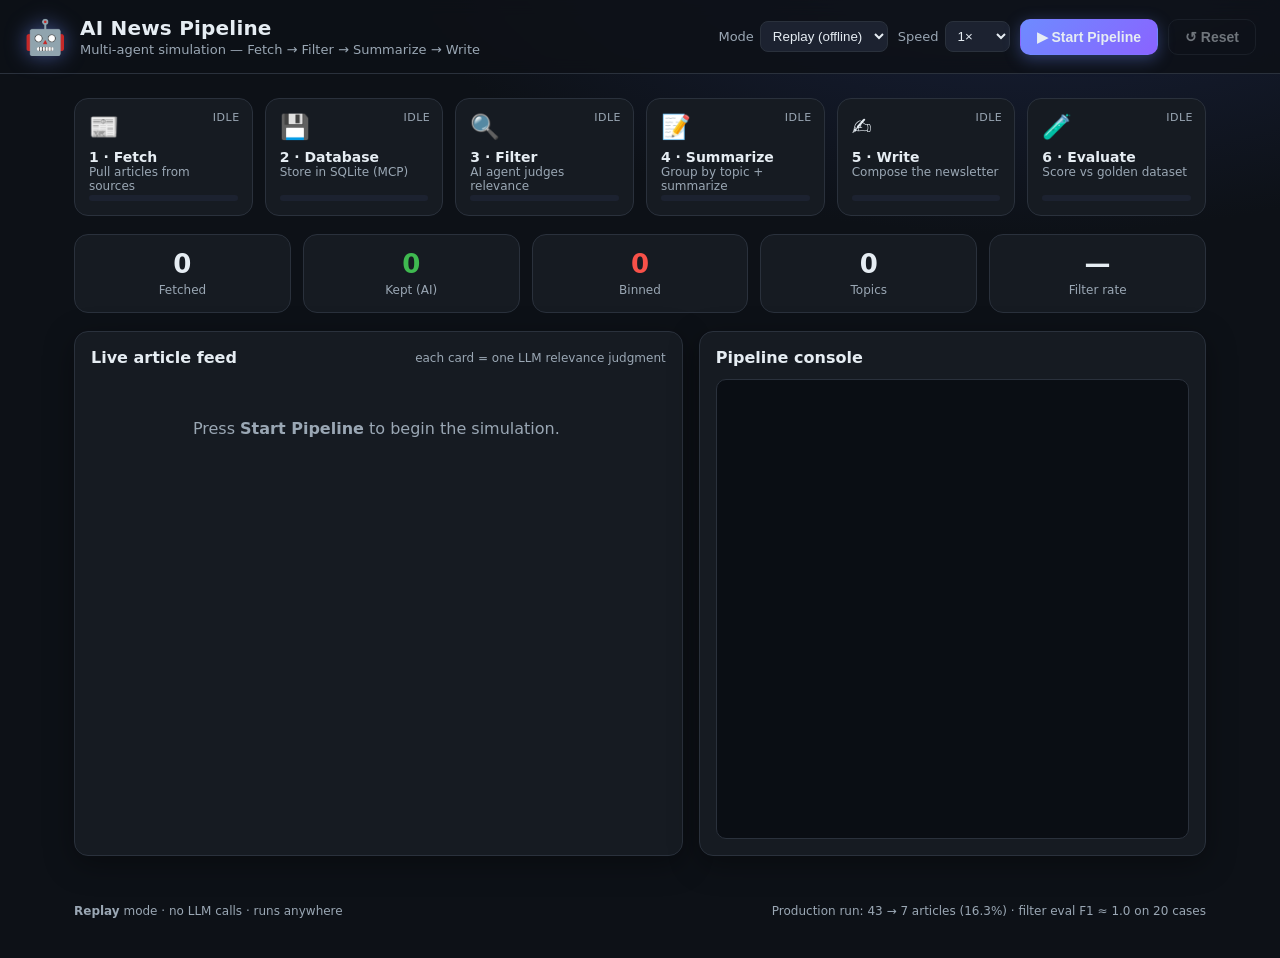
<file: index.html>
<!DOCTYPE html>
<html lang="en">
<head>
  <meta charset="UTF-8" />
  <meta name="viewport" content="width=device-width, initial-scale=1.0" />
  <title>AI News Pipeline — Live Simulation</title>
  <link rel="stylesheet" href="styles.css" />
</head>
<body>
  <header class="topbar">
    <div class="brand">
      <span class="logo">🤖</span>
      <div>
        <h1>AI News Pipeline</h1>
        <p class="sub">Multi-agent simulation &mdash; Fetch → Filter → Summarize → Write</p>
      </div>
    </div>
    <div class="topbar-actions">
      <label class="speed">
        Mode
        <select id="mode">
          <option value="replay" selected>Replay (offline)</option>
          <option value="live">Live (real LLM)</option>
        </select>
      </label>
      <label class="speed">
        Speed
        <select id="speed">
          <option value="1.5">0.5×</option>
          <option value="1" selected>1×</option>
          <option value="0.5">2×</option>
          <option value="0.2">5×</option>
        </select>
      </label>
      <button id="startBtn" class="btn btn-primary">▶ Start Pipeline</button>
      <button id="resetBtn" class="btn btn-ghost" disabled>↺ Reset</button>
    </div>
  </header>

  <main>
    <!-- Stage rail -->
    <section class="stages" id="stages">
      <div class="stage" data-stage="fetch">
        <div class="stage-icon">📰</div>
        <div class="stage-body">
          <h3>1 · Fetch</h3>
          <p class="stage-meta" id="meta-fetch">Pull articles from sources</p>
          <div class="bar"><span id="bar-fetch"></span></div>
        </div>
        <div class="stage-status" id="status-fetch">idle</div>
      </div>
      <div class="stage" data-stage="db">
        <div class="stage-icon">💾</div>
        <div class="stage-body">
          <h3>2 · Database</h3>
          <p class="stage-meta" id="meta-db">Store in SQLite (MCP)</p>
          <div class="bar"><span id="bar-db"></span></div>
        </div>
        <div class="stage-status" id="status-db">idle</div>
      </div>
      <div class="stage" data-stage="filter">
        <div class="stage-icon">🔍</div>
        <div class="stage-body">
          <h3>3 · Filter</h3>
          <p class="stage-meta" id="meta-filter">AI agent judges relevance</p>
          <div class="bar"><span id="bar-filter"></span></div>
        </div>
        <div class="stage-status" id="status-filter">idle</div>
      </div>
      <div class="stage" data-stage="summarize">
        <div class="stage-icon">📝</div>
        <div class="stage-body">
          <h3>4 · Summarize</h3>
          <p class="stage-meta" id="meta-summarize">Group by topic + summarize</p>
          <div class="bar"><span id="bar-summarize"></span></div>
        </div>
        <div class="stage-status" id="status-summarize">idle</div>
      </div>
      <div class="stage" data-stage="write">
        <div class="stage-icon">✍️</div>
        <div class="stage-body">
          <h3>5 · Write</h3>
          <p class="stage-meta" id="meta-write">Compose the newsletter</p>
          <div class="bar"><span id="bar-write"></span></div>
        </div>
        <div class="stage-status" id="status-write">idle</div>
      </div>
      <div class="stage" data-stage="evaluate">
        <div class="stage-icon">🧪</div>
        <div class="stage-body">
          <h3>6 · Evaluate</h3>
          <p class="stage-meta" id="meta-evaluate">Score vs golden dataset</p>
          <div class="bar"><span id="bar-evaluate"></span></div>
        </div>
        <div class="stage-status" id="status-evaluate">idle</div>
      </div>
    </section>

    <!-- KPI strip -->
    <section class="kpis">
      <div class="kpi"><span class="kpi-num" id="kpi-fetched">0</span><span class="kpi-lbl">Fetched</span></div>
      <div class="kpi"><span class="kpi-num kpi-good" id="kpi-kept">0</span><span class="kpi-lbl">Kept (AI)</span></div>
      <div class="kpi"><span class="kpi-num kpi-bad" id="kpi-binned">0</span><span class="kpi-lbl">Binned</span></div>
      <div class="kpi"><span class="kpi-num" id="kpi-topics">0</span><span class="kpi-lbl">Topics</span></div>
      <div class="kpi"><span class="kpi-num" id="kpi-rate">—</span><span class="kpi-lbl">Filter rate</span></div>
    </section>

    <div class="grid">
      <!-- Live article feed -->
      <section class="panel">
        <div class="panel-head">
          <h2>Live article feed</h2>
          <span class="hint">each card = one LLM relevance judgment</span>
        </div>
        <div id="feed" class="feed">
          <div class="empty">Press <b>Start Pipeline</b> to begin the simulation.</div>
        </div>
      </section>

      <!-- Console -->
      <section class="panel">
        <div class="panel-head"><h2>Pipeline console</h2></div>
        <pre id="console" class="console"></pre>
      </section>
    </div>

    <!-- Evaluation results -->
    <section class="panel eval-panel" id="evalPanel" hidden>
      <div class="panel-head">
        <h2>🧪 Filter Quality — Evaluation (Milestone 5)</h2>
        <span class="badge-replay" title="The demo does not call the LLM. Aggregate metrics and PASS/FAIL are from a real verified Gemini run; individual case scores 7–20 are illustrative.">⟳ Replay of verified run · metrics real · per-case scores illustrative</span>
      </div>

      <div class="metrics" id="metrics"></div>

      <div class="ba-row" id="baRow"></div>

      <h3 class="cases-title">Golden test cases <span id="caseCount" class="hint"></span></h3>
      <div class="cases" id="cases"></div>
    </section>

    <!-- Newsletter output -->
    <section class="panel newsletter-panel" id="newsletterPanel" hidden>
      <div class="panel-head">
        <h2>📄 Generated Newsletter</h2>
        <div class="news-actions">
          <button id="prevPage" class="btn btn-ghost">← Prev</button>
          <span id="pageInd" class="page-ind">Page 1 / 1</span>
          <button id="nextPage" class="btn btn-ghost">Next →</button>
          <span class="divider"></span>
          <button id="dlPdf" class="btn btn-primary">⬇ Download PDF</button>
          <button id="dlMd" class="btn btn-ghost">⬇ .md</button>
          <button id="dlHtml" class="btn btn-ghost">⬇ .html</button>
          <button id="printBtn" class="btn btn-ghost">🖨 Print</button>
        </div>
      </div>
      <div id="pages" class="pages"></div>
    </section>
  </main>

  <footer class="foot">
    <span id="modeNote"><b>Replay</b> mode · no LLM calls · runs anywhere</span>
    <span>Production run: 43 → 7 articles (16.3%) · filter eval F1 ≈ 1.0 on 20 cases</span>
  </footer>

  <script src="vendor/html2pdf.bundle.min.js"></script>
  <script src="data.js"></script>
  <script src="app.js"></script>
</body>
</html>
</file>
<file: styles.css>
:root {
  --bg: #0d1117;
  --panel: #161b22;
  --panel-2: #1c2230;
  --border: #2a313c;
  --text: #e6edf3;
  --muted: #9aa7b4;
  --accent: #6e8bff;
  --accent-2: #8a63ff;
  --good: #3fb950;
  --bad: #f85149;
  --warn: #d29922;
  --shadow: 0 8px 30px rgba(0, 0, 0, 0.35);
  --radius: 14px;
}

* { box-sizing: border-box; }

body {
  margin: 0;
  font-family: "Segoe UI", system-ui, -apple-system, Roboto, Helvetica, Arial, sans-serif;
  background: radial-gradient(1200px 600px at 80% -10%, #1a2340 0%, var(--bg) 55%);
  color: var(--text);
  min-height: 100vh;
}

/* ---------- top bar ---------- */
.topbar {
  display: flex;
  align-items: center;
  justify-content: space-between;
  gap: 16px;
  padding: 16px 24px;
  border-bottom: 1px solid var(--border);
  position: sticky;
  top: 0;
  background: rgba(13, 17, 23, 0.85);
  backdrop-filter: blur(8px);
  z-index: 10;
  flex-wrap: wrap;
}
.brand { display: flex; align-items: center; gap: 14px; }
.logo { font-size: 34px; filter: drop-shadow(0 0 10px rgba(110,139,255,.5)); }
.topbar h1 { margin: 0; font-size: 20px; letter-spacing: .2px; }
.sub { margin: 2px 0 0; color: var(--muted); font-size: 13px; }
.topbar-actions { display: flex; align-items: center; gap: 10px; flex-wrap: wrap; }
.speed { color: var(--muted); font-size: 13px; display: flex; align-items: center; gap: 6px; }
.speed select {
  background: var(--panel-2); color: var(--text); border: 1px solid var(--border);
  border-radius: 8px; padding: 6px 8px;
}

/* ---------- buttons ---------- */
.btn {
  border: 1px solid var(--border);
  background: var(--panel-2);
  color: var(--text);
  padding: 9px 16px;
  border-radius: 10px;
  font-size: 14px;
  font-weight: 600;
  cursor: pointer;
  transition: transform .08s ease, background .15s ease, border-color .15s ease;
}
.btn:hover:not(:disabled) { transform: translateY(-1px); border-color: var(--accent); }
.btn:disabled { opacity: .45; cursor: not-allowed; }
.btn-primary {
  background: linear-gradient(135deg, var(--accent), var(--accent-2));
  border-color: transparent;
  box-shadow: 0 4px 16px rgba(110,139,255,.35);
}
.btn-ghost { background: transparent; }

/* ---------- main layout ---------- */
main { max-width: 1180px; margin: 0 auto; padding: 24px; }

/* ---------- stage rail ---------- */
.stages {
  display: grid;
  grid-template-columns: repeat(6, 1fr);
  gap: 12px;
  margin-bottom: 18px;
}
.stage {
  background: var(--panel);
  border: 1px solid var(--border);
  border-radius: var(--radius);
  padding: 14px;
  display: flex;
  flex-direction: column;
  gap: 8px;
  position: relative;
  transition: border-color .2s ease, box-shadow .2s ease, transform .2s ease;
}
.stage-icon { font-size: 24px; }
.stage h3 { margin: 0; font-size: 14px; }
.stage-meta { margin: 0; color: var(--muted); font-size: 12px; min-height: 30px; }
.stage-status {
  position: absolute; top: 12px; right: 12px;
  font-size: 11px; text-transform: uppercase; letter-spacing: .5px;
  color: var(--muted);
}
.bar { height: 6px; background: var(--panel-2); border-radius: 99px; overflow: hidden; }
.bar > span { display: block; height: 100%; width: 0%;
  background: linear-gradient(90deg, var(--accent), var(--accent-2));
  transition: width .25s ease; }

.stage.running { border-color: var(--accent); box-shadow: 0 0 0 1px var(--accent), 0 8px 24px rgba(110,139,255,.18); }
.stage.running .stage-status { color: var(--accent); }
.stage.done { border-color: var(--good); }
.stage.done .stage-status { color: var(--good); }
.stage.done .stage-status::before { content: "✓ "; }

/* ---------- KPIs ---------- */
.kpis { display: grid; grid-template-columns: repeat(5, 1fr); gap: 12px; margin-bottom: 18px; }
.kpi {
  background: var(--panel); border: 1px solid var(--border); border-radius: var(--radius);
  padding: 14px; text-align: center;
}
.kpi-num { display: block; font-size: 26px; font-weight: 700; }
.kpi-good { color: var(--good); }
.kpi-bad { color: var(--bad); }
.kpi-lbl { color: var(--muted); font-size: 12px; }

/* ---------- grid panels ---------- */
.grid { display: grid; grid-template-columns: 1.2fr 1fr; gap: 16px; }
.panel {
  background: var(--panel); border: 1px solid var(--border); border-radius: var(--radius);
  padding: 16px; box-shadow: var(--shadow);
}
.panel-head { display: flex; align-items: center; justify-content: space-between; gap: 10px; margin-bottom: 12px; flex-wrap: wrap; }
.panel-head h2 { margin: 0; font-size: 16px; }
.hint { color: var(--muted); font-size: 12px; }

/* ---------- feed ---------- */
.feed { display: flex; flex-direction: column; gap: 10px; max-height: 460px; overflow-y: auto; padding-right: 4px; }
.empty { color: var(--muted); text-align: center; padding: 40px 0; }
.card {
  border: 1px solid var(--border); border-radius: 12px; padding: 12px;
  background: var(--panel-2);
  display: grid; grid-template-columns: 46px 1fr auto; gap: 12px; align-items: center;
  animation: slidein .35s ease;
}
@keyframes slidein { from { opacity: 0; transform: translateY(8px); } to { opacity: 1; transform: none; } }
.card.judging { border-color: var(--accent); }
.card.keep { border-left: 3px solid var(--good); }
.card.bin { border-left: 3px solid var(--bad); opacity: .75; }
.score {
  width: 46px; height: 46px; border-radius: 10px; display: grid; place-items: center;
  font-weight: 700; font-size: 16px; background: #11161f; border: 1px solid var(--border);
}
.score.keep { color: var(--good); border-color: var(--good); }
.score.bin { color: var(--bad); border-color: var(--bad); }
.score.thinking { color: var(--muted); }
.card-title { font-size: 14px; font-weight: 600; margin: 0 0 3px; }
.card-meta { font-size: 12px; color: var(--muted); }
.card-reason { font-size: 12px; color: var(--muted); margin-top: 4px; font-style: italic; }
.tag {
  display: inline-block; font-size: 10px; padding: 2px 7px; border-radius: 99px;
  background: #20283a; color: #aebbe6; margin: 3px 3px 0 0;
}
.verdict { font-size: 12px; font-weight: 700; text-transform: uppercase; letter-spacing: .5px; }
.verdict.keep { color: var(--good); }
.verdict.bin { color: var(--bad); }
.src-pill { display:inline-block; font-size:10px; padding:1px 6px; border-radius:99px; background:#222b3d; color:#9fb0d8; }

/* spinner */
.dots::after { content: "·"; animation: dots 1s steps(3,end) infinite; }
@keyframes dots { 0%{content:"·";} 33%{content:"··";} 66%{content:"···";} }

/* ---------- console ---------- */
.console {
  background: #0a0e14; border: 1px solid var(--border); border-radius: 10px;
  padding: 12px; font-family: "Cascadia Code", "Consolas", monospace; font-size: 12.5px;
  line-height: 1.6; height: 460px; overflow-y: auto; margin: 0; white-space: pre-wrap;
}
.c-info { color: #8aa2ff; }
.c-ok { color: var(--good); }
.c-warn { color: var(--warn); }
.c-bad { color: var(--bad); }
.c-dim { color: var(--muted); }

/* ---------- newsletter ---------- */
.newsletter-panel { margin-top: 18px; }
.news-actions { display: flex; align-items: center; gap: 8px; flex-wrap: wrap; }
.page-ind { color: var(--muted); font-size: 13px; min-width: 84px; text-align: center; }
.divider { width: 1px; height: 22px; background: var(--border); margin: 0 4px; }
.pages { display: flex; justify-content: center; }
.page {
  background: #fbfbf8; color: #1a1a1a; width: 100%; max-width: 720px;
  border-radius: 8px; padding: 48px 56px; box-shadow: var(--shadow);
  font-family: Georgia, "Times New Roman", serif; line-height: 1.65;
}
.page.hidden { display: none; }
.page h1 { font-size: 30px; margin: 0 0 4px; }
.page .kicker { color: #6e8bff; font-weight: 700; letter-spacing: 1px; text-transform: uppercase; font-size: 12px; }
.page .date { color: #666; font-size: 13px; margin-bottom: 20px; }
.page h2 { font-size: 20px; border-bottom: 2px solid #eee; padding-bottom: 6px; margin-top: 26px; }
.page p { font-size: 15px; }
.page .toc { list-style: none; padding: 0; }
.page .toc li { padding: 6px 0; border-bottom: 1px dashed #ddd; display: flex; justify-content: space-between; }
.page .stat-row { display: flex; gap: 18px; margin: 18px 0; }
.page .stat { background: #eef1ff; border-radius: 8px; padding: 12px 16px; flex: 1; text-align: center; }
.page .stat b { display: block; font-size: 22px; color: #3a3a8a; }
.page .stat span { font-size: 12px; color: #666; }
.page .src { color: #888; font-size: 12px; }
.page .footer-note { margin-top: 30px; color: #888; font-size: 12px; border-top: 1px solid #eee; padding-top: 12px; }

/* ---------- evaluation ---------- */
.eval-panel { margin-top: 18px; }
.badge-replay {
  font-size: 11px; font-weight: 600; color: var(--warn);
  background: rgba(210, 153, 34, 0.12); border: 1px solid rgba(210, 153, 34, 0.4);
  padding: 4px 10px; border-radius: 99px; white-space: nowrap; cursor: help;
}
.metrics { display: grid; grid-template-columns: repeat(4, 1fr); gap: 12px; margin-bottom: 16px; }
.metric {
  background: var(--panel-2); border: 1px solid var(--border); border-radius: 12px;
  padding: 16px; text-align: center; position: relative; overflow: hidden;
}
.metric .m-num { font-size: 30px; font-weight: 800; color: var(--good); line-height: 1; }
.metric .m-lbl { color: var(--muted); font-size: 12px; margin-top: 6px; text-transform: uppercase; letter-spacing: .5px; }
.metric .m-delta { font-size: 11px; color: var(--accent); margin-top: 4px; }
.metric .m-ring {
  position: absolute; inset: 0; opacity: .08;
  background: radial-gradient(circle at 50% 120%, var(--good), transparent 60%);
}

.ba-row {
  display: flex; align-items: center; gap: 14px; flex-wrap: wrap;
  background: var(--panel-2); border: 1px solid var(--border); border-radius: 12px;
  padding: 14px 16px; margin-bottom: 18px;
}
.ba-chip { text-align: center; }
.ba-chip b { display: block; font-size: 20px; }
.ba-chip.before b { color: var(--warn); }
.ba-chip.after b { color: var(--good); }
.ba-chip small { color: var(--muted); font-size: 11px; }
.ba-arrow { font-size: 22px; color: var(--accent); }
.ba-fix {
  flex: 1; min-width: 240px; font-size: 13px; color: var(--text);
  border-left: 3px solid var(--good); padding-left: 12px;
}
.ba-fix b { color: var(--good); }

.cases-title { font-size: 14px; margin: 4px 0 10px; }
.cases { display: grid; grid-template-columns: repeat(2, 1fr); gap: 8px; }
.case {
  display: grid; grid-template-columns: 26px 1fr auto auto; gap: 10px; align-items: center;
  background: var(--panel-2); border: 1px solid var(--border); border-radius: 10px;
  padding: 8px 12px; font-size: 13px; animation: slidein .25s ease;
}
.case .ck { font-weight: 800; }
.case.pass { border-left: 3px solid var(--good); }
.case.pass .ck { color: var(--good); }
.case.fail { border-left: 3px solid var(--bad); }
.case.fail .ck { color: var(--bad); }
.case .c-title { white-space: nowrap; overflow: hidden; text-overflow: ellipsis; }
.case .c-exp { font-size: 11px; color: var(--muted); }
.case .c-score { font-size: 12px; font-weight: 700; }
.case.trap .c-title::after { content: " 🪤"; }

@media (max-width: 900px) { .metrics { grid-template-columns: repeat(2, 1fr); } .cases { grid-template-columns: 1fr; } }

/* ---------- footer ---------- */
.foot {
  max-width: 1180px; margin: 24px auto 40px; padding: 0 24px;
  display: flex; justify-content: space-between; gap: 12px; flex-wrap: wrap;
  color: var(--muted); font-size: 12px;
}
.foot code { color: #aebbe6; }

/* ---------- responsive ---------- */
@media (max-width: 900px) {
  .stages, .kpis { grid-template-columns: repeat(2, 1fr); }
  .grid { grid-template-columns: 1fr; }
}

/* ---------- print ---------- */
@media print {
  body { background: #fff; }
  .topbar, .stages, .kpis, .grid, .foot, .news-actions, .eval-panel { display: none !important; }
  .newsletter-panel { border: none; box-shadow: none; padding: 0; }
  .page { box-shadow: none; max-width: 100%; page-break-after: always; }
  .page.hidden { display: block !important; } /* print all pages */
}
</file>
